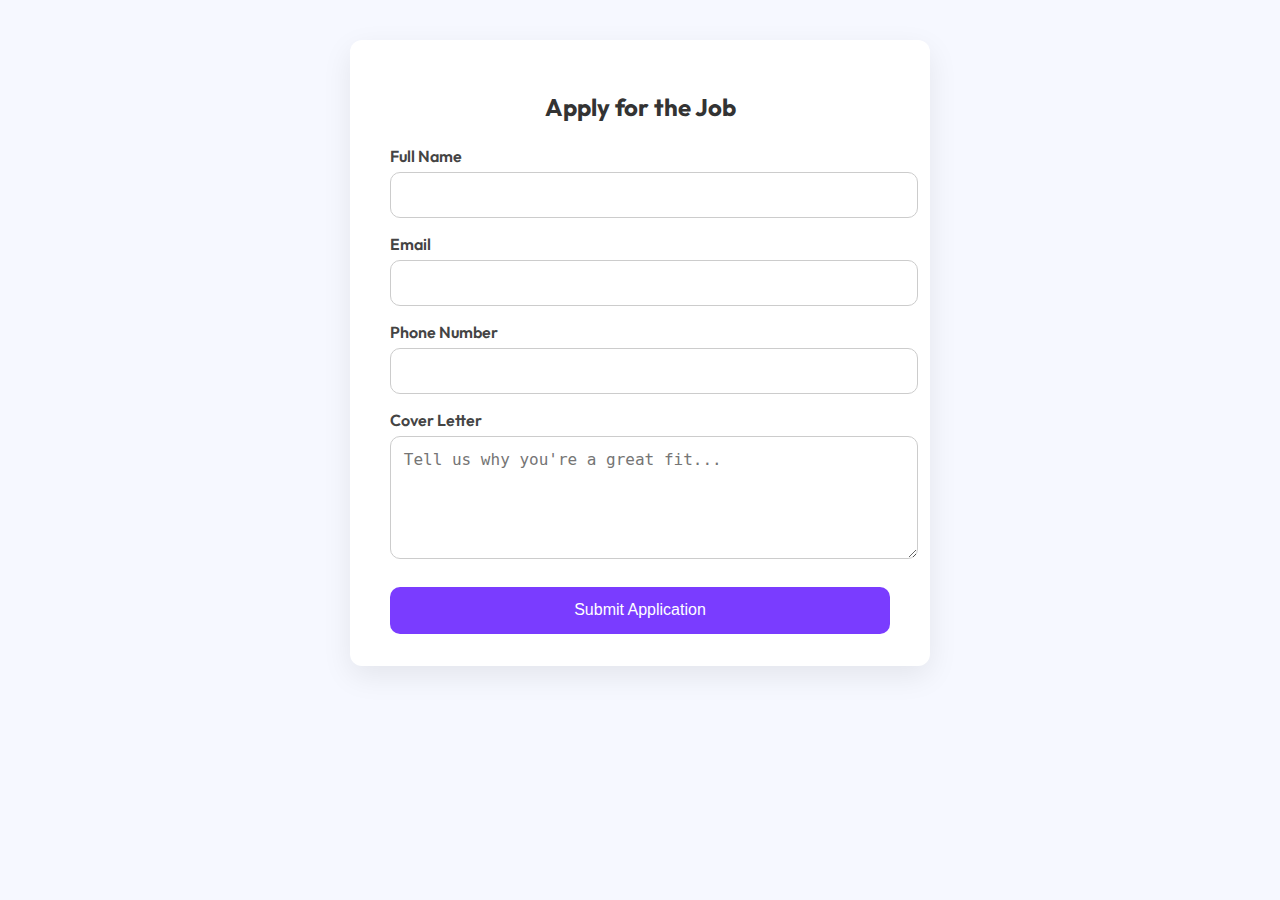
<file: frontend/apply.html>
<!DOCTYPE html>
<html lang="en">
<head>
  <meta charset="UTF-8" />
  <meta name="viewport" content="width=device-width, initial-scale=1.0"/>
  <title>Apply for Job – CareerMentorAI</title>
  <link href="https://fonts.googleapis.com/css2?family=Outfit:wght@400;600&display=swap" rel="stylesheet">
  <link rel="stylesheet" href="apply.css" />
</head>
<body>
  <div class="container">
    <h2>Apply for <span id="jobTitle">Job</span></h2>
    <form id="applicationForm">
      <label for="fullName">Full Name</label>
      <input type="text" id="fullName" name="fullName" required />

      <label for="email">Email</label>
      <input type="email" id="email" name="email" required />

      <label for="phone">Phone Number</label>
      <input type="tel" id="phone" name="phone" required />

      <label for="coverLetter">Cover Letter</label>
      <textarea id="coverLetter" name="coverLetter" rows="5" placeholder="Tell us why you're a great fit..." required></textarea>

      <button type="submit">Submit Application</button>
    </form>
  </div>

  <script>
    // Extract job title from URL
    const urlParams = new URLSearchParams(window.location.search);
    const job = urlParams.get('job') || 'the Job';
    document.getElementById("jobTitle").innerText = job;

    // Submit handler
    document.getElementById("applicationForm").addEventListener("submit", function(e) {
      e.preventDefault();
      const fullName = document.getElementById("fullName").value;
      const email = document.getElementById("email").value;
      const phone = document.getElementById("phone").value;
      const coverLetter = document.getElementById("coverLetter").value;

      // Redirect to success.html with submitted data
      const query = new URLSearchParams({
        job,
        fullName,
        email,
        phone,
        coverLetter
      }).toString();

      window.location.href = `success.html?${query}`;
    });
  </script>
</body>
</html>
</file>
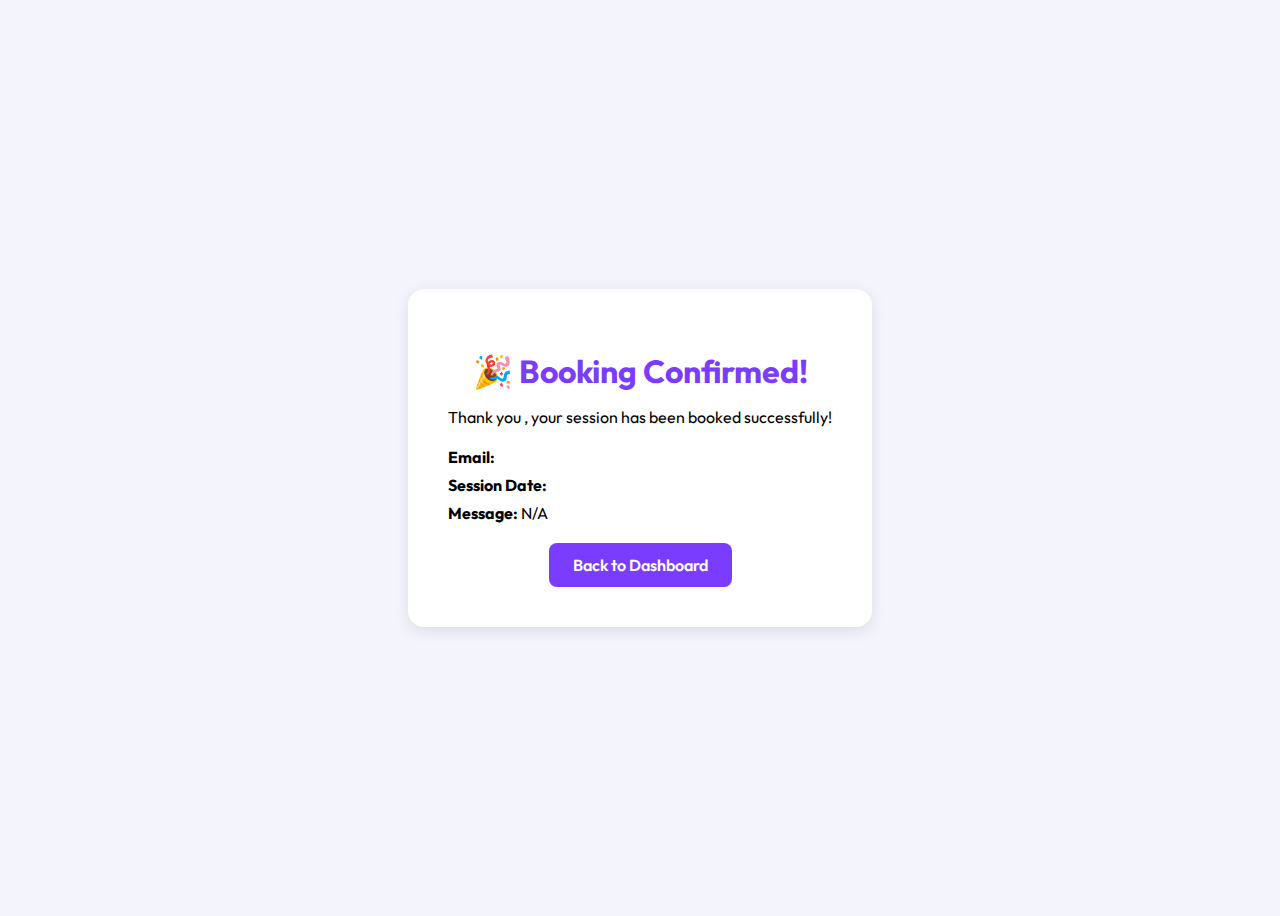
<file: frontend/booking-success.html>
<!DOCTYPE html>
<html lang="en">
<head>
  <meta charset="UTF-8">
  <title>Booking Confirmed - CareerMentor AI</title>
  <link rel="stylesheet" href="booking-success.css" />
  <link href="https://fonts.googleapis.com/css2?family=Outfit:wght@400;600&display=swap" rel="stylesheet"/>
</head>
<body>
  <div class="success-container">
    <h1>🎉 Booking Confirmed!</h1>
    <p>Thank you <strong id="userName"></strong>, your session has been booked successfully!</p>

    <div class="summary">
      <p><strong>Email:</strong> <span id="userEmail"></span></p>
      <p><strong>Session Date:</strong> <span id="sessionDate"></span></p>
      <p><strong>Message:</strong> <span id="userMessage"></span></p>
    </div>

    <a href="index.html" class="btn">Back to Dashboard</a>
  </div>

  <script>
    const params = new URLSearchParams(window.location.search);
    document.getElementById('userName').textContent = params.get('name');
    document.getElementById('userEmail').textContent = params.get('email');
    document.getElementById('sessionDate').textContent = params.get('date');
    document.getElementById('userMessage').textContent = params.get('message') || 'N/A';
  </script>
</body>
</html>
</file>
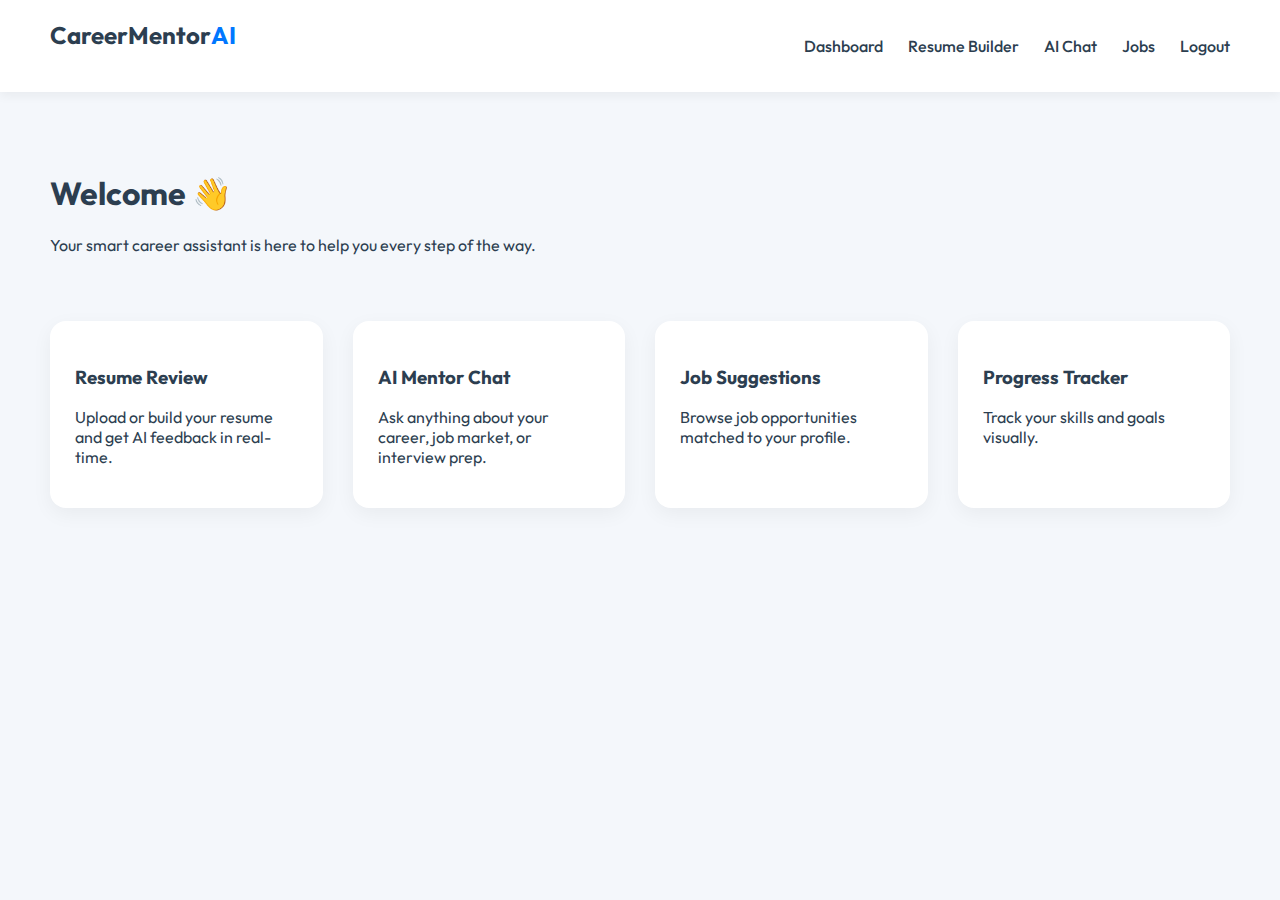
<file: frontend/dashboard.html>
<!DOCTYPE html>
<html lang="en">
<head>
  <meta charset="UTF-8" />
  <meta name="viewport" content="width=device-width, initial-scale=1.0"/>
  <title>CareerMentor AI - Dashboard</title>
  <link rel="stylesheet" href="dashboard.css">
  <link href="https://fonts.googleapis.com/css2?family=Outfit:wght@400;600&display=swap" rel="stylesheet">
</head>
<body>
  <nav class="navbar">
    <div class="logo">CareerMentor<span>AI</span></div>
    <ul>
      <li><a href="#">Dashboard</a></li>
      <li><a href="resume-builder.html">Resume Builder</a></li>
      <li><a href="ai-chat.html">AI Chat</a></li>
      <li><a href="jobs.html">Jobs</a></li>
      <li><a href="index.html">Logout</a></li>
    </ul>
  </nav>

  <section class="welcome">
    <h1>Welcome <span></span> 👋</h1>
    <p>Your smart career assistant is here to help you every step of the way.</p>
  </section>

  <section class="cards">
    <div class="card">
      <h3>Resume Review</h3>
      <p>Upload or build your resume and get AI feedback in real-time.</p>
    </div>
    <div class="card">
      <h3>AI Mentor Chat</h3>
      <p>Ask anything about your career, job market, or interview prep.</p>
    </div>
    <div class="card">
      <h3>Job Suggestions</h3>
      <p>Browse job opportunities matched to your profile.</p>
    </div>
    <div class="card">
      <h3>Progress Tracker</h3>
      <p>Track your skills and goals visually.</p>
    </div>
  </section>
</body>
</html>
</file>
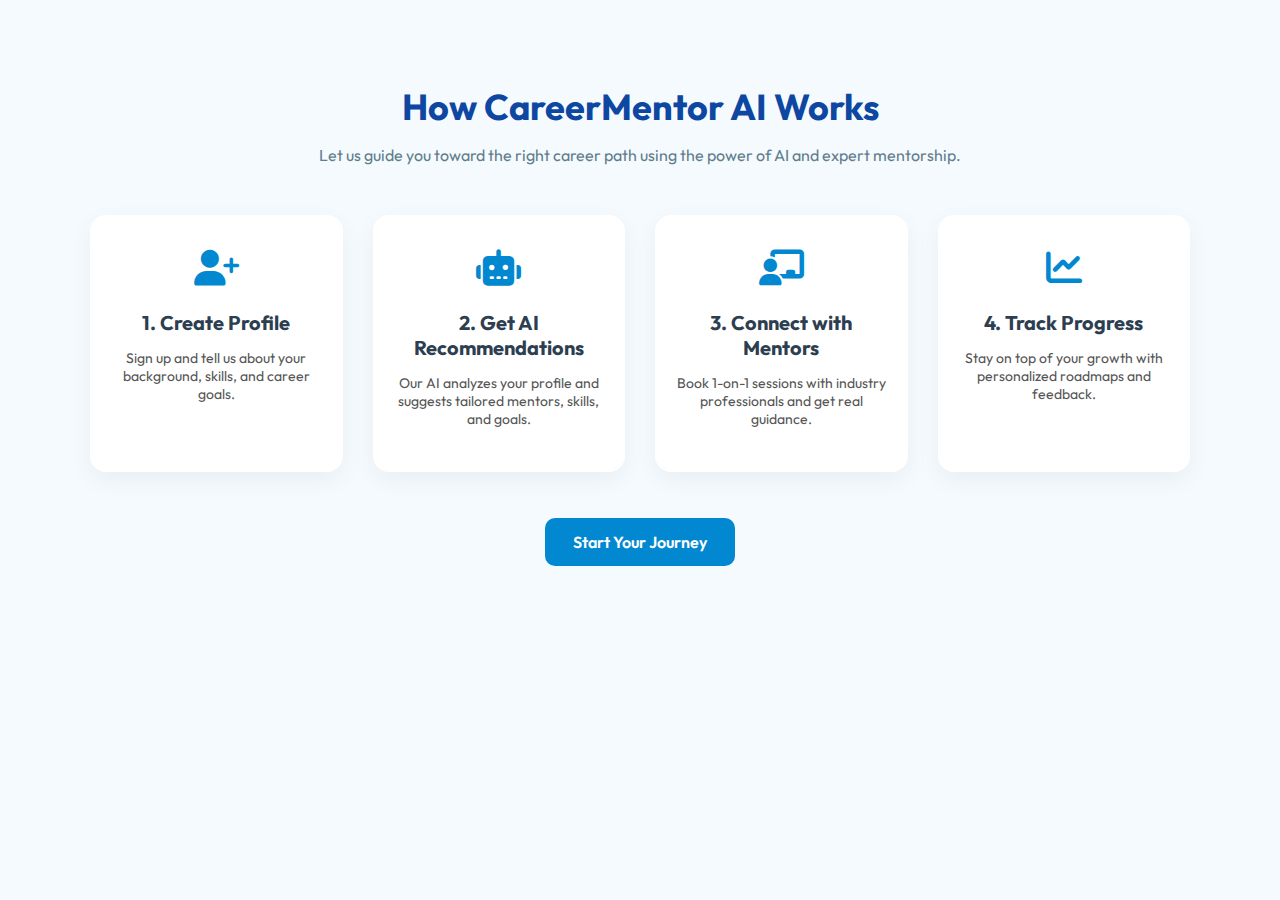
<file: frontend/how-it-works.html>
<!DOCTYPE html>
<html lang="en">
<head>
  <meta charset="UTF-8" />
  <meta name="viewport" content="width=device-width, initial-scale=1.0"/>
  <title>How It Works - CareerMentor AI</title>
  <link rel="stylesheet" href="how-it-works.css" />
  <link rel="stylesheet" href="https://cdnjs.cloudflare.com/ajax/libs/font-awesome/6.5.0/css/all.min.css"/>
  <link href="https://fonts.googleapis.com/css2?family=Outfit:wght@400;600&display=swap" rel="stylesheet"/>
</head>
<body>
  <section class="how-section">
    <div class="container">
      <h1>How CareerMentor AI Works</h1>
      <p class="subtext">Let us guide you toward the right career path using the power of AI and expert mentorship.</p>

      <div class="steps-grid">
        <div class="step-card">
          <div class="icon"><i class="fas fa-user-plus"></i></div>
          <h3>1. Create Profile</h3>
          <p>Sign up and tell us about your background, skills, and career goals.</p>
        </div>

        <div class="step-card">
          <div class="icon"><i class="fas fa-robot"></i></div>
          <h3>2. Get AI Recommendations</h3>
          <p>Our AI analyzes your profile and suggests tailored mentors, skills, and goals.</p>
        </div>

        <div class="step-card">
          <div class="icon"><i class="fas fa-chalkboard-teacher"></i></div>
          <h3>3. Connect with Mentors</h3>
          <p>Book 1-on-1 sessions with industry professionals and get real guidance.</p>
        </div>

        <div class="step-card">
          <div class="icon"><i class="fas fa-chart-line"></i></div>
          <h3>4. Track Progress</h3>
          <p>Stay on top of your growth with personalized roadmaps and feedback.</p>
        </div>
      </div>

      <div class="cta">
        <a href="signup.html" class="cta-btn">Start Your Journey</a>
      </div>
    </div>
  </section>
</body>
</html>
</file>
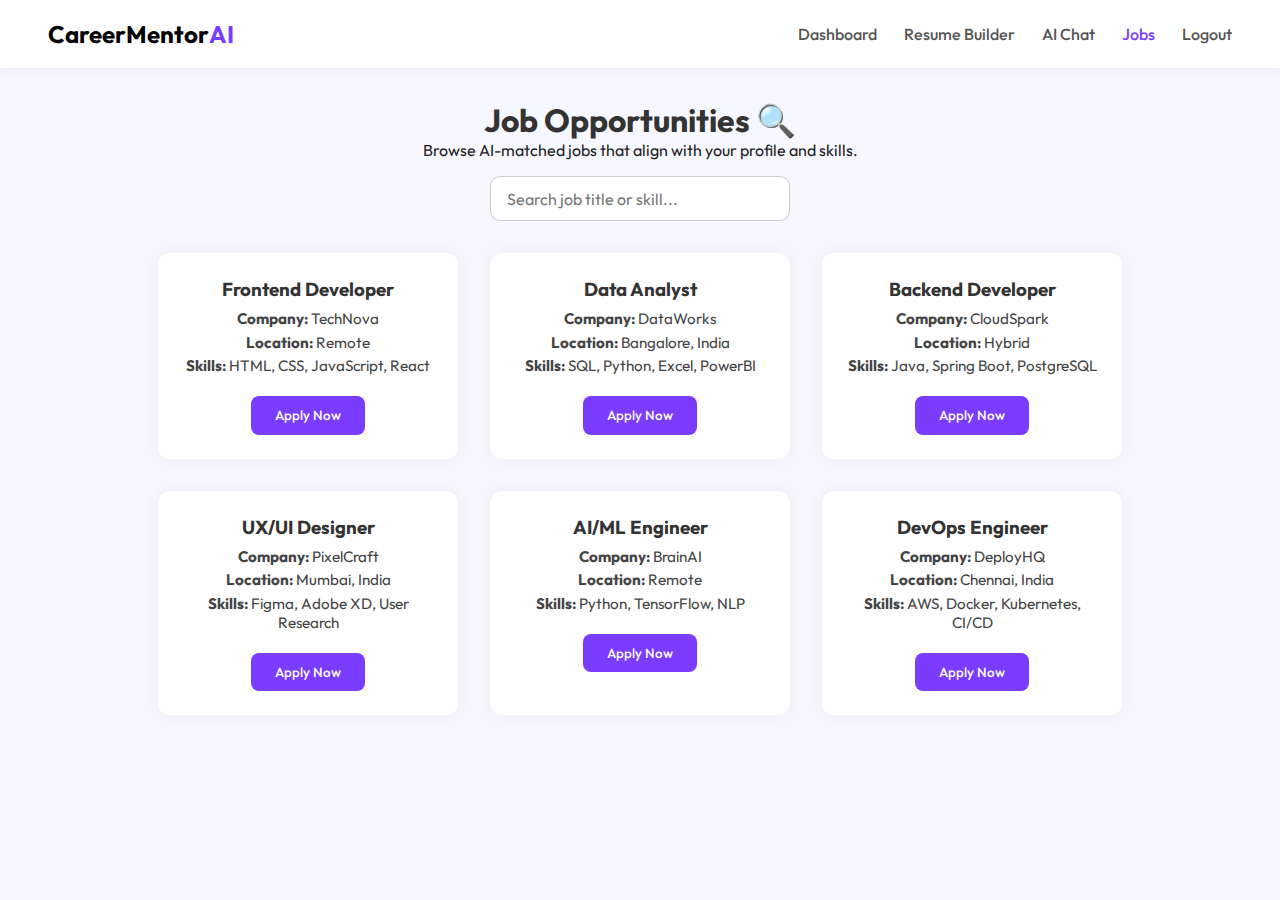
<file: frontend/jobs.html>
<!DOCTYPE html>
<html lang="en">
<head>
  <meta charset="UTF-8" />
  <meta name="viewport" content="width=device-width, initial-scale=1.0"/>
  <title>Jobs – CareerMentorAI</title>
  <link href="https://fonts.googleapis.com/css2?family=Outfit:wght@400;600&display=swap" rel="stylesheet">
  <link rel="stylesheet" href="jobs.css" />
</head>
<body>
  <header>
    <div class="navbar">
      <h2><span style="color: black">CareerMentor</span><span style="color: #7a3cff;">AI</span></h2>
      <nav>
        <a href="dashboard.html">Dashboard</a>
        <a href="resume-builder.html">Resume Builder</a>
        <a href="chat.html">AI Chat</a>
        <a href="jobs.html" class="active">Jobs</a>
        <a href="index.html">Logout</a>
      </nav>
    </div>
  </header>

  <main>
    <section class="job-section">
      <h1>Job Opportunities 🔍</h1>
      <p>Browse AI-matched jobs that align with your profile and skills.</p>
      <input type="text" id="jobSearchInput" placeholder="Search job title or skill..." class="search-box"/>

      <div class="job-list" id="jobList">
        <!-- Job 1 -->
        <div class="job-card">
          <h3 class="job-title">Frontend Developer</h3>
          <p><strong>Company:</strong> TechNova</p>
          <p><strong>Location:</strong> Remote</p>
          <p class="job-skills"><strong>Skills:</strong> HTML, CSS, JavaScript, React</p>
          <button onclick="location.href='apply.html?job=Frontend Developer'">Apply Now</button>
        </div>

        <!-- Job 2 -->
        <div class="job-card">
          <h3 class="job-title">Data Analyst</h3>
          <p><strong>Company:</strong> DataWorks</p>
          <p><strong>Location:</strong> Bangalore, India</p>
          <p class="job-skills"><strong>Skills:</strong> SQL, Python, Excel, PowerBI</p>
          <button onclick="location.href='apply.html?job=Data Analyst'">Apply Now</button>
        </div>

        <!-- Job 3 -->
        <div class="job-card">
          <h3 class="job-title">Backend Developer</h3>
          <p><strong>Company:</strong> CloudSpark</p>
          <p><strong>Location:</strong> Hybrid</p>
          <p class="job-skills"><strong>Skills:</strong> Java, Spring Boot, PostgreSQL</p>
          <button onclick="location.href='apply.html?job=Backend Developer'">Apply Now</button>
        </div>

        <!-- Job 4 -->
        <div class="job-card">
          <h3 class="job-title">UX/UI Designer</h3>
          <p><strong>Company:</strong> PixelCraft</p>
          <p><strong>Location:</strong> Mumbai, India</p>
          <p class="job-skills"><strong>Skills:</strong> Figma, Adobe XD, User Research</p>
          <button onclick="location.href='apply.html?job=UX/UI Designer'">Apply Now</button>
        </div>

        <!-- Job 5 -->
        <div class="job-card">
          <h3 class="job-title">AI/ML Engineer</h3>
          <p><strong>Company:</strong> BrainAI</p>
          <p><strong>Location:</strong> Remote</p>
          <p class="job-skills"><strong>Skills:</strong> Python, TensorFlow, NLP</p>
          <button onclick="location.href='apply.html?job=AI/ML Engineer'">Apply Now</button>
        </div>

        <!-- Job 6 -->
        <div class="job-card">
          <h3 class="job-title">DevOps Engineer</h3>
          <p><strong>Company:</strong> DeployHQ</p>
          <p><strong>Location:</strong> Chennai, India</p>
          <p class="job-skills"><strong>Skills:</strong> AWS, Docker, Kubernetes, CI/CD</p>
          <button onclick="location.href='apply.html?job=DevOps Engineer'">Apply Now</button>
        </div>
      </div>
    </section>
  </main>

  <!-- Search Filter Script -->
  <script>
    const searchInput = document.getElementById('jobSearchInput');
    const jobCards = document.querySelectorAll('.job-card');

    searchInput.addEventListener('input', function () {
      const query = this.value.toLowerCase();

      jobCards.forEach(card => {
        const title = card.querySelector('.job-title').textContent.toLowerCase();
        const skills = card.querySelector('.job-skills').textContent.toLowerCase();

        if (title.includes(query) || skills.includes(query)) {
          card.style.display = 'block';
        } else {
          card.style.display = 'none';
        }
      });
    });
  </script>
</body>
</html>
</file>
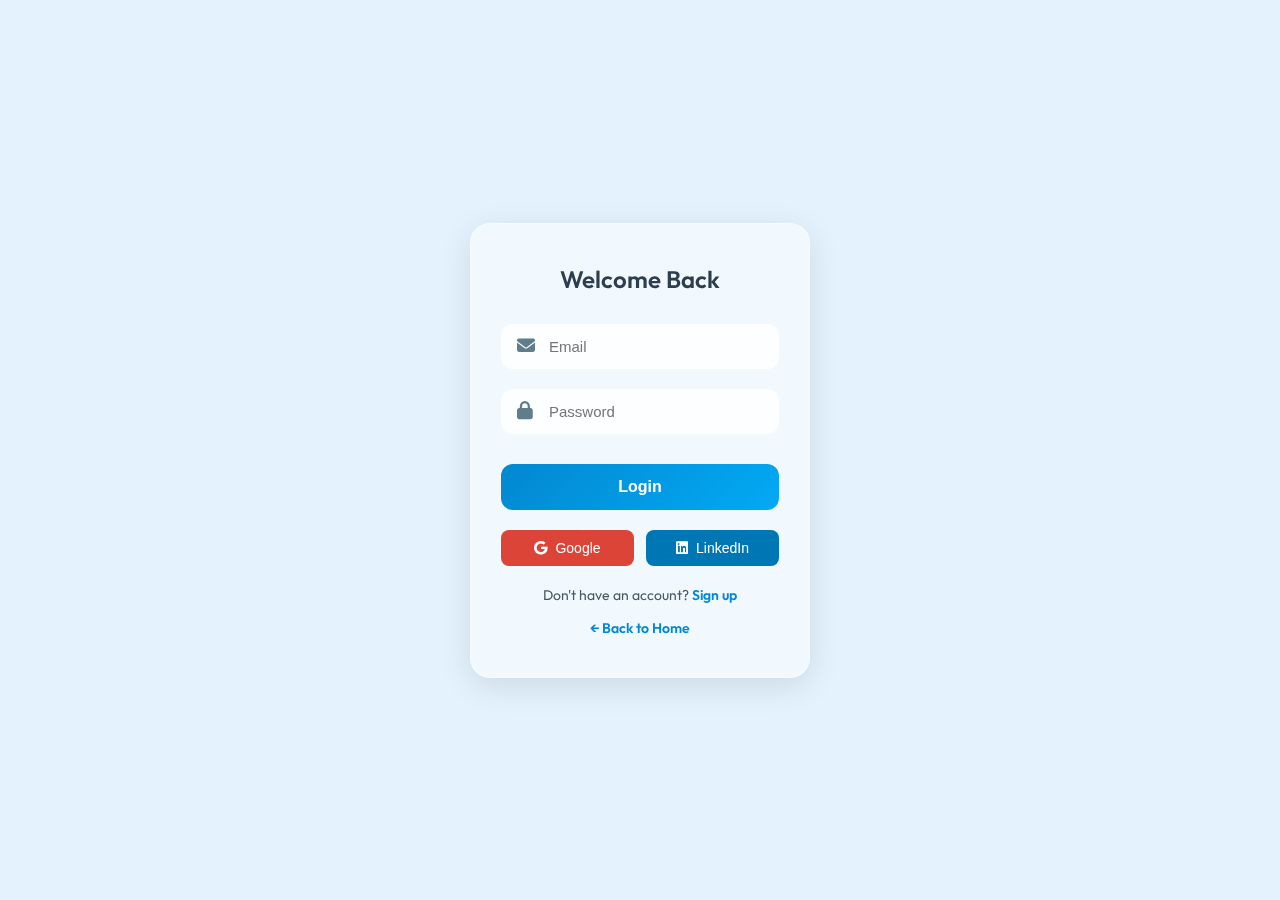
<file: frontend/login.html>
<!DOCTYPE html>
  <html lang="en">
  <head>
    <meta charset="UTF-8" />
    <meta name="viewport" content="width=device-width, initial-scale=1" />
    <title>Login - CareerMentor AI</title>
    <link rel="stylesheet" href="auth.css" />
    <link rel="stylesheet" href="https://cdnjs.cloudflare.com/ajax/libs/font-awesome/6.5.0/css/all.min.css" />
  </head>
  <body>
    <div class="auth-container">
      <div class="glass-card">
        <h2>Welcome Back</h2>
        <form id="loginForm">
          <div class="input-group">
            <i class="fa fa-envelope"></i>
            <input type="email" id="email" placeholder="Email" required />
          </div>
          <div class="input-group">
            <i class="fa fa-lock"></i>
            <input type="password" id="password" placeholder="Password" required />
          </div>

          <button class="primary-btn" type="submit">Login</button>

          <div class="social-container">
            <button class="google" type="button"><i class="fab fa-google"></i> Google</button>
            <button class="linkedin" type="button"><i class="fab fa-linkedin"></i> LinkedIn</button>
          </div>

          <p class="text">
            Don't have an account? <a href="signup.html">Sign up</a>
          </p>
          <p class="text">
            <a href="index.html">← Back to Home</a>
          </p>
        </form>
      </div>
    </div>

    <script>
      document.getElementById("loginForm").addEventListener("submit", async function (e) {
        e.preventDefault();

        const email = document.getElementById("email").value;
        const password = document.getElementById("password").value;

        try {
          const response = await fetch("http://localhost:8080/api/auth/login", {
            method: "POST",
            headers: { "Content-Type": "application/json" },
            body: JSON.stringify({ email, password })
          });

          const token = await response.text();

          if (response.ok) {
            localStorage.setItem("token", token);
            alert("Login successful!");
            window.location.href = "dashboard.html";
          } else {
            alert("Login failed: " + token);
          }
        } catch (err) {
          alert("Error: " + err.message);
        }
      });
    </script>
  </body>
  </html>
</file>
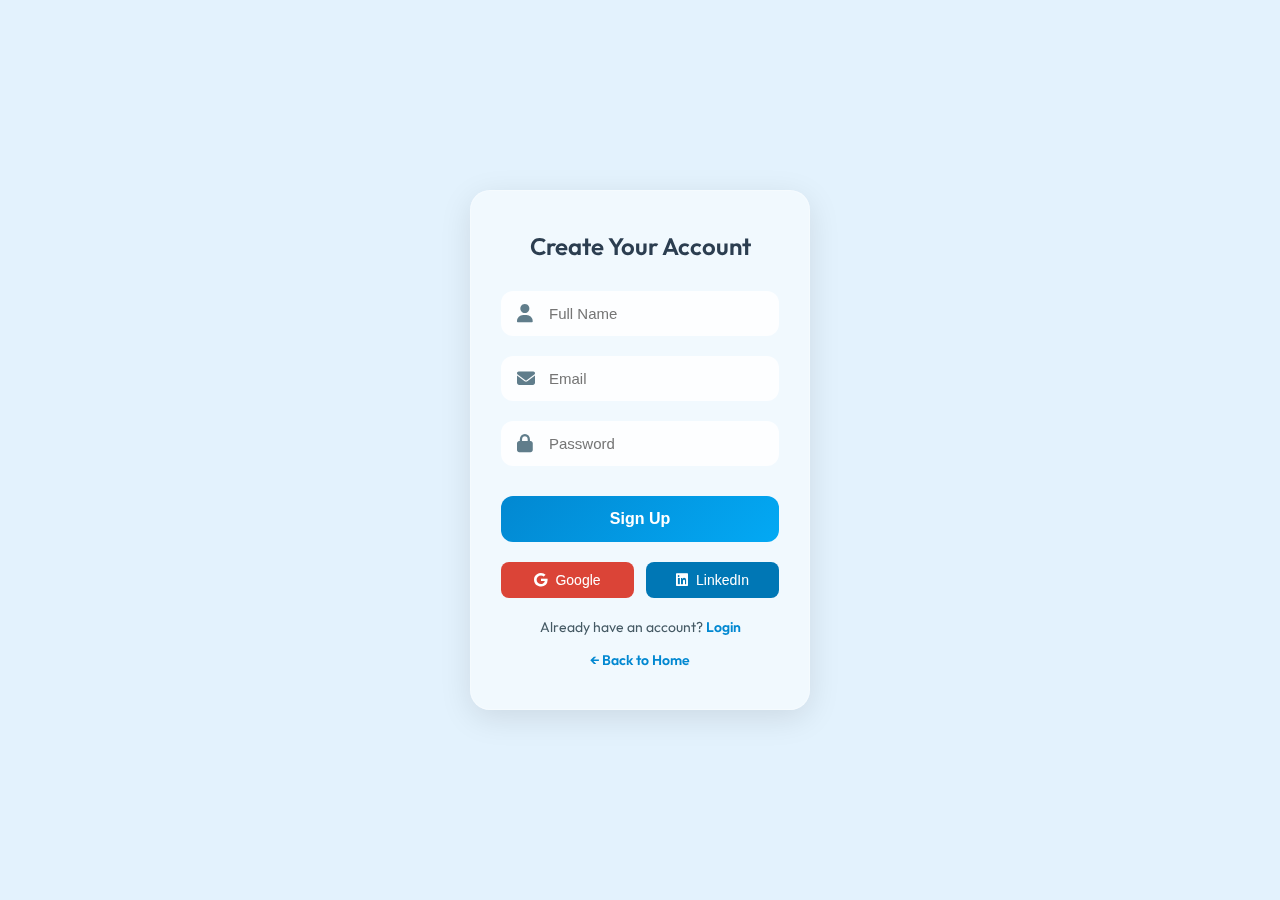
<file: frontend/signup.html>
<!DOCTYPE html>
<html lang="en">
<head>
  <meta charset="UTF-8" />
  <meta name="viewport" content="width=device-width, initial-scale=1" />
  <title>Sign Up - CareerMentor AI</title>
  <link rel="stylesheet" href="auth.css" />
  <link rel="stylesheet" href="https://cdnjs.cloudflare.com/ajax/libs/font-awesome/6.5.0/css/all.min.css" />
</head>
<body>
  <div class="auth-container">
    <div class="glass-card">
      <h2>Create Your Account</h2>
      <form id="signupForm">
        <div class="input-group">
          <i class="fa fa-user"></i>
          <input type="text" id="fullName" placeholder="Full Name" required />
        </div>
        <div class="input-group">
          <i class="fa fa-envelope"></i>
          <input type="email" id="email" placeholder="Email" required />
        </div>
        <div class="input-group">
          <i class="fa fa-lock"></i>
          <input type="password" id="password" placeholder="Password" required />
        </div>

        <button class="primary-btn" type="submit">Sign Up</button>

        <div class="social-container">
          <button class="google" type="button"><i class="fab fa-google"></i> Google</button>
          <button class="linkedin" type="button"><i class="fab fa-linkedin"></i> LinkedIn</button>
        </div>

        <p class="text">
          Already have an account? <a href="login.html">Login</a>
        </p>
        <p class="text">
          <a href="index.html">← Back to Home</a>
        </p>
      </form>
    </div>
  </div>

  <script>
    document.getElementById("signupForm").addEventListener("submit", async function (e) {
      e.preventDefault();

      const fullName = document.getElementById("fullName").value;
      const email = document.getElementById("email").value;
      const password = document.getElementById("password").value;

      try {
        const response = await fetch("http://localhost:8080/api/auth/signup", {
          method: "POST",
          headers: {
            "Content-Type": "application/json"
          },
          body: JSON.stringify({ fullName, email, password })
        });

        const token = await response.text();

        if (response.ok) {
          localStorage.setItem("token", token);
          alert("Signup successful!");
          window.location.href = "login.html";
        } else {
          alert("Signup failed: " + token);
        }
      } catch (err) {
        alert("Something went wrong: " + err.message);
      }
    });
  </script>
</body>
</html>
</file>
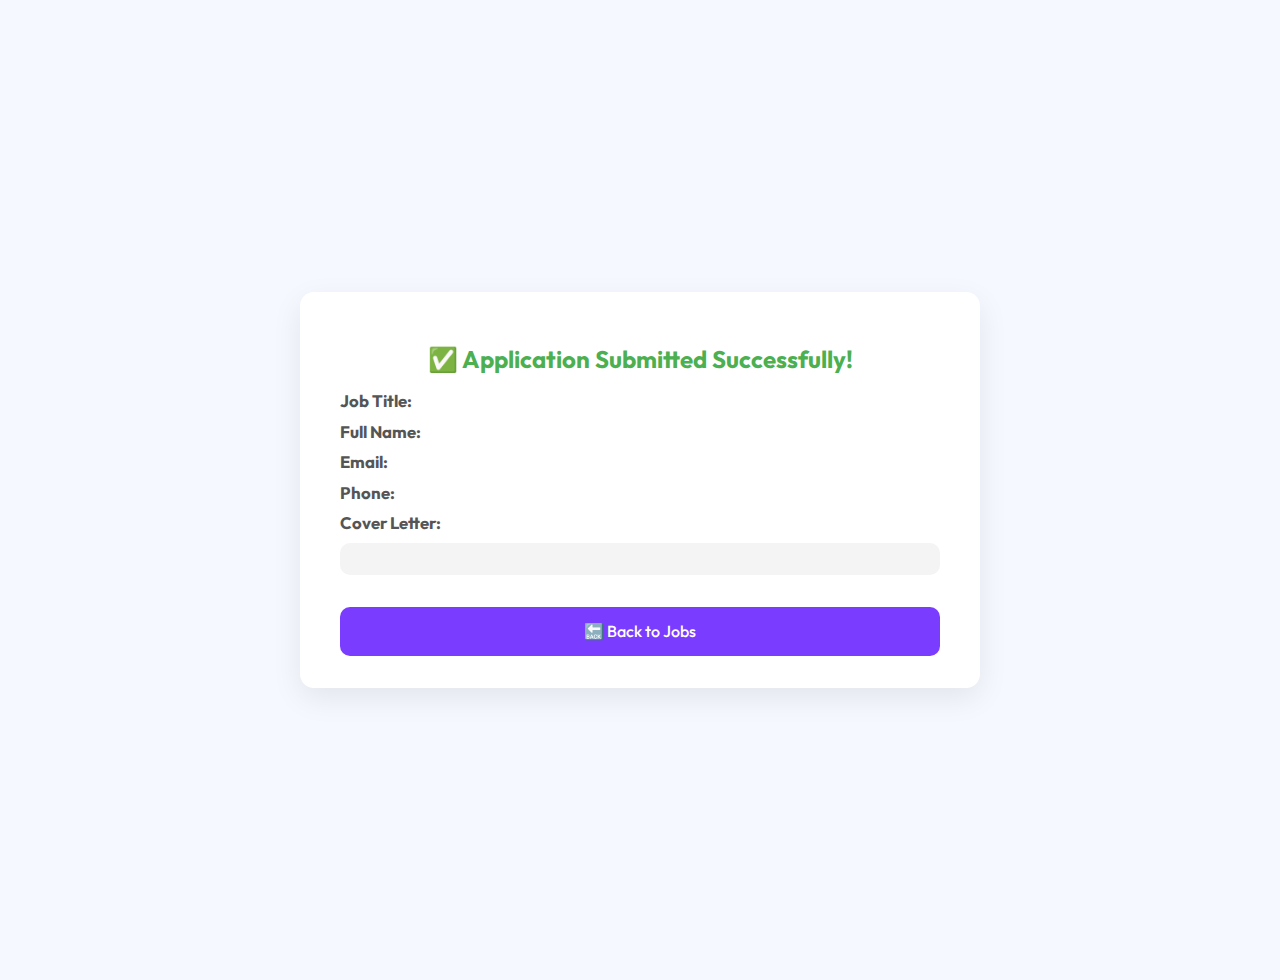
<file: frontend/success.html>
<!DOCTYPE html>
<html lang="en">
<head>
  <meta charset="UTF-8" />
  <meta name="viewport" content="width=device-width, initial-scale=1.0"/>
  <title>Application Submitted – CareerMentorAI</title>
  <link href="https://fonts.googleapis.com/css2?family=Outfit:wght@400;600&display=swap" rel="stylesheet">
  <style>
    body {
      background-color: #f6f8ff;
      font-family: 'Outfit', sans-serif;
      display: flex;
      justify-content: center;
      align-items: center;
      min-height: 100vh;
      padding: 2rem;
    }

    .container {
      background-color: white;
      padding: 2rem 2.5rem;
      border-radius: 14px;
      max-width: 600px;
      width: 100%;
      box-shadow: 0 10px 30px rgba(0, 0, 0, 0.08);
    }

    h2 {
      text-align: center;
      color: #4CAF50;
      margin-bottom: 1rem;
    }

    p {
      margin: 0.6rem 0;
      font-size: 1.05rem;
      color: #333;
    }

    .label {
      font-weight: bold;
      color: #555;
    }

    .button {
      display: block;
      margin: 2rem auto 0;
      padding: 0.9rem 2rem;
      background-color: #7a3cff;
      color: white;
      border: none;
      border-radius: 10px;
      font-size: 1rem;
      font-weight: 500;
      cursor: pointer;
      text-align: center;
      text-decoration: none;
    }

    .button:hover {
      background-color: #5c2add;
    }
  </style>
</head>
<body>
  <div class="container">
    <h2>✅ Application Submitted Successfully!</h2>
    <p><span class="label">Job Title:</span> <span id="jobTitle"></span></p>
    <p><span class="label">Full Name:</span> <span id="fullName"></span></p>
    <p><span class="label">Email:</span> <span id="email"></span></p>
    <p><span class="label">Phone:</span> <span id="phone"></span></p>
    <p><span class="label">Cover Letter:</span></p>
    <p id="coverLetter" style="white-space: pre-wrap; background: #f4f4f4; padding: 1rem; border-radius: 10px;"></p>

    <a href="jobs.html" class="button">🔙 Back to Jobs</a>
  </div>

  <script>
    const params = new URLSearchParams(window.location.search);
    document.getElementById("jobTitle").textContent = params.get("job");
    document.getElementById("fullName").textContent = params.get("fullName");
    document.getElementById("email").textContent = params.get("email");
    document.getElementById("phone").textContent = params.get("phone");
    document.getElementById("coverLetter").textContent = params.get("coverLetter");
  </script>
</body>
</html>
</file>
<file: frontend/apply.css>
body {
    background-color: #f6f8ff;
    font-family: 'Outfit', sans-serif;
    display: flex;
    justify-content: center;
    padding: 2rem;
  }
  
  .container {
    background-color: white;
    padding: 2rem 2.5rem;
    border-radius: 12px;
    width: 100%;
    max-width: 500px;
    box-shadow: 0 10px 30px rgba(0, 0, 0, 0.08);
  }
  
  h2 {
    text-align: center;
    color: #333;
    margin-bottom: 1.5rem;
  }
  
  label {
    display: block;
    margin-top: 1rem;
    font-weight: 600;
    color: #444;
  }
  
  input,
  textarea {
    width: 100%;
    padding: 0.8rem;
    margin-top: 0.4rem;
    border: 1px solid #ccc;
    border-radius: 10px;
    font-size: 1rem;
  }
  
  button {
    margin-top: 1.5rem;
    background-color: #7a3cff;
    color: white;
    border: none;
    padding: 0.9rem;
    width: 100%;
    border-radius: 10px;
    font-size: 1rem;
    font-weight: 500;
    cursor: pointer;
  }
  
  button:hover {
    background-color: #5c2add;
  }
</file>
<file: frontend/booking-success.css>
body {
    font-family: 'Outfit', sans-serif;
    background-color: #f4f4fc;
    display: flex;
    justify-content: center;
    align-items: center;
    height: 100vh;
  }
  
  .success-container {
    background: #fff;
    padding: 40px;
    border-radius: 16px;
    text-align: center;
    max-width: 500px;
    box-shadow: 0 4px 16px rgba(0,0,0,0.1);
  }
  
  .success-container h1 {
    margin-bottom: 10px;
    color: #7a3cff;
  }
  
  .success-container .summary {
    margin: 20px 0;
    text-align: left;
  }
  
  .success-container .summary p {
    margin: 8px 0;
  }
  
  .btn {
    display: inline-block;
    background-color: #7a3cff;
    color: white;
    padding: 12px 24px;
    text-decoration: none;
    border-radius: 8px;
    font-weight: 600;
  }
  
  .btn:hover {
    background-color: #5f2fd3;
  }
</file>
<file: frontend/dashboard.css>
body {
  font-family: 'Outfit', sans-serif;
  background: #f4f7fb;
  margin: 0;
  padding: 0;
  color: #2c3e50;
}

.navbar {
  background: white;
  padding: 20px 50px;
  display: flex;
  justify-content: space-between;
  box-shadow: 0 4px 10px rgba(0, 0, 0, 0.05);
}

.navbar .logo {
  font-size: 24px;
  font-weight: bold;
}

.navbar .logo span {
  color: #0077ff;
}

.navbar ul {
  list-style: none;
  display: flex;
  gap: 25px;
}

.navbar a {
  text-decoration: none;
  color: #2c3e50;
  font-weight: 500;
}

.welcome {
  padding: 60px 50px 20px;
}

.welcome h1 {
  font-size: 32px;
}

.welcome span {
  color: #0077ff;
}

.cards {
  display: grid;
  grid-template-columns: repeat(auto-fit, minmax(220px, 1fr));
  gap: 30px;
  padding: 30px 50px;
}

.card {
  background: white;
  padding: 25px;
  border-radius: 16px;
  box-shadow: 0 6px 20px rgba(0, 0, 0, 0.05);
}
</file>
<file: frontend/how-it-works.css>
/* how-it-works.css */

body {
  margin: 0;
  font-family: 'Outfit', sans-serif;
  background: #f5faff;
  color: #2c3e50;
}

.container {
  max-width: 1100px;
  margin: 0 auto;
  padding: 60px 20px;
  text-align: center;
}

h1 {
  font-size: 36px;
  margin-bottom: 10px;
  color: #0d47a1;
}

.subtext {
  font-size: 16px;
  color: #607d8b;
  margin-bottom: 50px;
}

.steps-grid {
  display: grid;
  grid-template-columns: repeat(auto-fit, minmax(250px, 1fr));
  gap: 30px;
}

.step-card {
  background: #ffffff;
  padding: 30px 20px;
  border-radius: 16px;
  box-shadow: 0 8px 24px rgba(0, 0, 0, 0.05);
  transition: transform 0.3s ease;
}

.step-card:hover {
  transform: translateY(-5px);
}

.icon {
  font-size: 36px;
  color: #0288d1;
  margin-bottom: 15px;
}

.step-card h3 {
  font-size: 20px;
  margin-bottom: 10px;
}

.step-card p {
  font-size: 14px;
  color: #555;
}

.cta {
  margin-top: 60px;
}

.cta-btn {
  background: #0288d1;
  color: white;
  text-decoration: none;
  padding: 14px 28px;
  font-size: 16px;
  border-radius: 10px;
  font-weight: 600;
  transition: background 0.3s ease;
}

.cta-btn:hover {
  background: #0277bd;
}
</file>
<file: frontend/jobs.css>
* {
    margin: 0;
    padding: 0;
    box-sizing: border-box;
    font-family: 'Outfit', sans-serif;
  }
  
  body {
    background: #f7f8ff;
    color: #222;
  }
  
  .navbar {
    display: flex;
    justify-content: space-between;
    align-items: center;
    padding: 1.2rem 3rem;
    background-color: white;
    box-shadow: 0 2px 8px rgba(0,0,0,0.05);
  }
  
  .navbar nav a {
    margin-left: 1.5rem;
    text-decoration: none;
    color: #555;
    font-weight: 500;
  }
  
  .navbar nav a.active,
  .navbar nav a:hover {
    color: #7a3cff;
  }
  
  .job-section {
    text-align: center;
    padding: 2rem;
  }
  
  .job-section h1 {
    font-size: 2rem;
    color: #333;
  }
  
  .search-box {
    margin-top: 1rem;
    padding: 0.7rem 1rem;
    width: 300px;
    border: 1px solid #ccc;
    border-radius: 10px;
    font-size: 1rem;
  }
  
  .job-list {
    margin-top: 2rem;
    display: flex;
    justify-content: center;
    gap: 2rem;
    flex-wrap: wrap;
  }
  
  .job-card {
    background: white;
    padding: 1.5rem;
    width: 300px;
    border-radius: 12px;
    box-shadow: 0 0 20px rgba(0,0,0,0.05);
    transition: transform 0.3s ease;
  }
  
  .job-card:hover {
    transform: translateY(-5px);
  }
  
  .job-card h3 {
    color: #333;
    margin-bottom: 0.5rem;
  }
  
  .job-card p {
    margin: 0.3rem 0;
    color: #444;
    font-size: 0.95rem;
  }
  
  .job-card button {
    margin-top: 1rem;
    background: #7a3cff;
    color: white;
    border: none;
    padding: 0.7rem 1.5rem;
    border-radius: 8px;
    cursor: pointer;
    font-weight: 500;
  }
  
  .job-card button:hover {
    background: #5c2add;
  }
</file>
<file: frontend/auth.css>
/* auth.css */

@import url('https://fonts.googleapis.com/css2?family=Outfit:wght@400;600&display=swap');
@import url('https://cdnjs.cloudflare.com/ajax/libs/font-awesome/6.5.0/css/all.min.css');

* {
  margin: 0;
  padding: 0;
  box-sizing: border-box;
}

body {
  font-family: 'Outfit', sans-serif;
  background: #e3f2fd;
  display: flex;
  align-items: center;
  justify-content: center;
  min-height: 100vh;
}

.auth-container {
  width: 100%;
  max-width: 380px;
  padding: 20px;
}

.glass-card {
  background: rgba(255,255,255,0.5);
  backdrop-filter: blur(15px);
  border-radius: 20px;
  box-shadow: 0 8px 32px rgba(0,0,0,0.1);
  padding: 40px 30px;
  text-align: center;
  border: 1px solid rgba(255,255,255,0.3);
}

.glass-card h2 {
  font-size: 24px;
  font-weight: 600;
  color: #2c3e50;
  margin-bottom: 30px;
}

.input-group {
  position: relative;
  margin-bottom: 20px;
}

.input-group i {
  position: absolute;
  left: 16px;
  top: 50%;
  transform: translateY(-50%);
  color: #607d8b;
  font-size: 18px;
}

.input-group input {
  width: 100%;
  padding: 14px 16px 14px 48px;
  border: none;
  border-radius: 12px;
  background: rgba(255,255,255,0.8);
  font-size: 15px;
  outline: none;
  transition: box-shadow 0.3s ease;
}

.input-group input:focus {
  box-shadow: 0 0 0 2px rgba(3,169,244,0.4);
}

button.primary-btn {
  width: 100%;
  padding: 14px;
  margin-top: 10px;
  background: linear-gradient(135deg, #0288d1, #03a9f4);
  border: none;
  border-radius: 12px;
  color: #fff;
  font-size: 16px;
  font-weight: 600;
  cursor: pointer;
  transition: opacity 0.3s ease;
}

button.primary-btn:hover {
  opacity: 0.9;
}

/* Social Login */
.social-container {
  display: flex;
  justify-content: center;
  gap: 12px;
  margin: 20px 0;
}

.social-container button {
  flex: 1;
  padding: 10px 0;
  border: none;
  border-radius: 8px;
  font-size: 14px;
  cursor: pointer;
  display: flex;
  align-items: center;
  justify-content: center;
  gap: 8px;
  color: #fff;
}

.social-container .google {
  background: #db4437;
}

.social-container .linkedin {
  background: #0077b5;
}

/* Links */
p.text {
  font-size: 14px;
  margin-top: 15px;
  color: #455a64;
}

p.text a {
  color: #0288d1;
  text-decoration: none;
  font-weight: 600;
}

/* Fade-in */
@keyframes fadeIn {
  from { opacity: 0; transform: translateY(20px); }
  to   { opacity: 1; transform: translateY(0); }
}

.glass-card {
  animation: fadeIn 0.6s ease-out;
}
</file>
